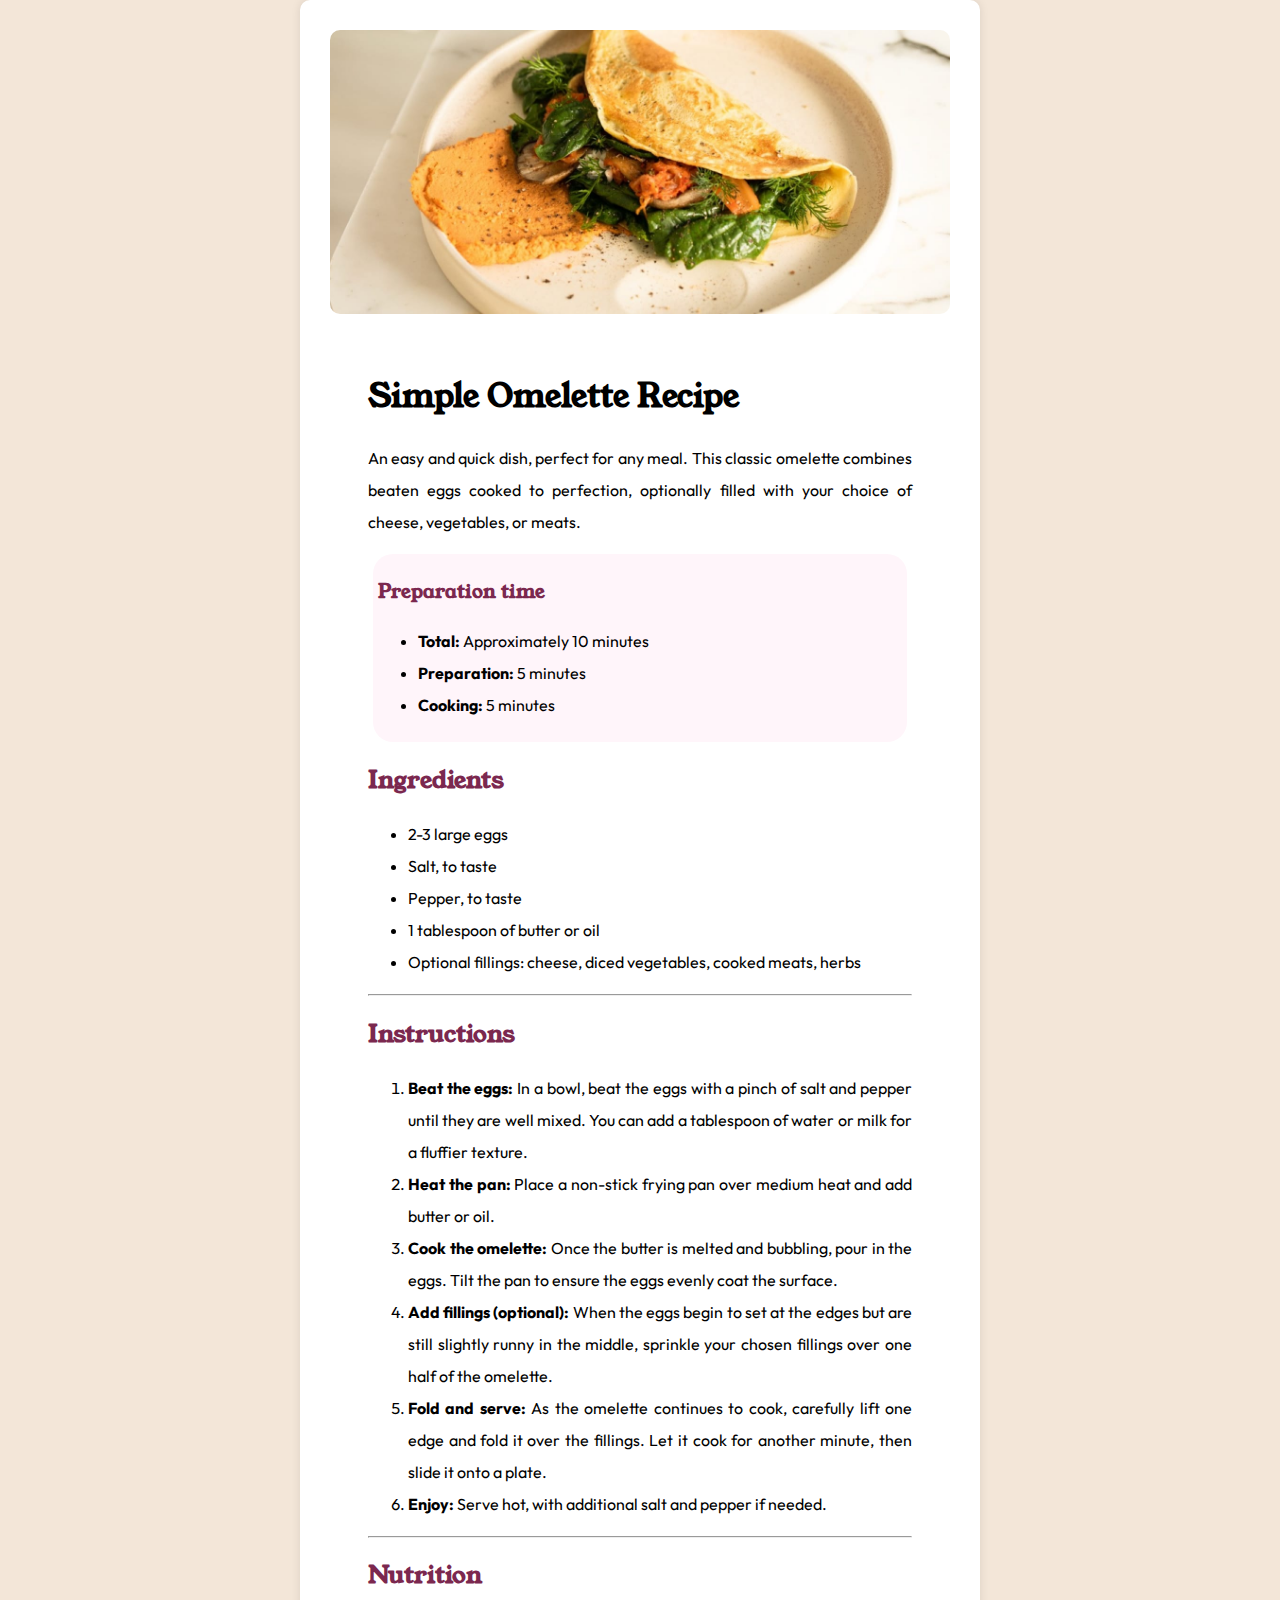
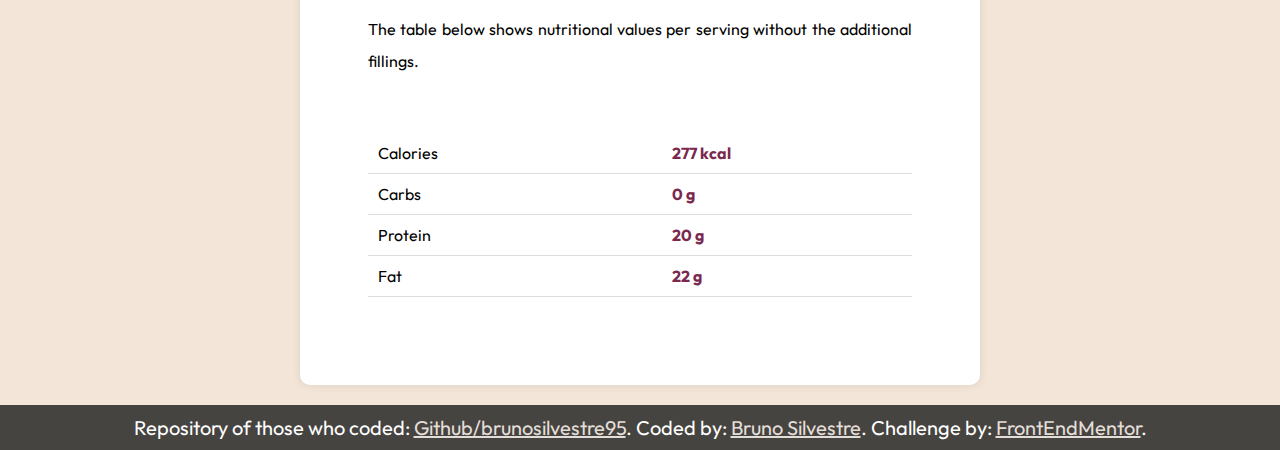
<file: index.html>
<!DOCTYPE html>
<html lang="pt-br">
<head>
  <meta charset="UTF-8">
  <meta name="viewport" content="width=device-width, initial-scale=1.0"> <!-- displays site properly based on user's device -->

  <link rel="icon" type="image/png" sizes="32x32" href="./assets/images/favicon-32x32.png">
  <link rel="shortcut icon" href="assets/images/favicon-32x32.png" type="image/x-icon">
  <link rel="stylesheet" href="estilos/style.css">
  <title>Project Recipe Page</title>

</head>
<body>
  <main> <!--CORPO-->
<div class="content">
  
            <div class="img-content">
              <img src="assets/images/image-omelette.jpeg" alt="Omelette" class="responsive-image">
            </div>
  
            <div class="text-content">
              <h1>Simple Omelette Recipe</h1>
              <p>
                An easy and quick dish, perfect for any meal. This classic omelette combines beaten eggs cooked
                to perfection, optionally filled with your choice of cheese, vegetables, or meats.
              </p>
                <div class="prepar">
                  <h3>Preparation time</h3>
                  <ul>
                    <li> <strong>Total:</strong> Approximately 10 minutes
                    <li> <strong>Preparation:</strong> 5 minutes
                    <li> <strong>Cooking:</strong> 5 minutes
                  </ul>
                </div>
                <h2>Ingredients</h2>
                <ul>
                  <li> 2-3 large eggs
                  <li> Salt, to taste
                  <li> Pepper, to taste
                  <li> 1 tablespoon of butter or oil
                  <li> Optional fillings: cheese, diced vegetables, cooked meats, herbs
                </ul>
                <hr>
                <h2>Instructions</h2>
                <ol>
                  <li> <strong>Beat the eggs:</strong> In a bowl, beat the eggs with a pinch of salt and pepper until they are well mixed.
                  You can add a tablespoon of water or milk for a fluffier texture.
                  <li> <strong>Heat the pan:</strong> Place a non-stick frying pan over medium heat and add butter or oil.
                  <li> <strong>Cook the omelette:</strong> Once the butter is melted and bubbling, pour in the eggs. Tilt the pan to ensure
                  the eggs evenly coat the surface.
                  <li> <strong>Add fillings (optional):</strong> When the eggs begin to set at the edges but are still slightly runny in the
                  middle, sprinkle your chosen fillings over one half of the omelette.
                  <li> <strong>Fold and serve:</strong> As the omelette continues to cook, carefully lift one edge and fold it over the
                  fillings. Let it cook for another minute, then slide it onto a plate.
                  <li> <strong>Enjoy:</strong> Serve hot, with additional salt and pepper if needed.
                </ol>
                <hr>
                <h2>Nutrition</h2>
                <p>The table below shows nutritional values per serving without the additional fillings.</p><br>
              <!--lista em linha sem sinal-->
              <table>
                <tr>
                    <td>Calories</td>
                    <td class="spacer"></td> <!-- Espaçamento entre colunas -->
                    <td><strong class="nutrient">277 kcal</strong></td>
                </tr>
                <tr>
                    <td>Carbs</td>
                    <td class="spacer"></td> <!-- Espaçamento entre colunas -->
                    <td><strong class="nutrient">0 g</strong></td>
                </tr>
                <tr>
                    <td>Protein</td>
                    <td class="spacer"></td> <!-- Espaçamento entre colunas -->
                    <td><strong class="nutrient">20 g</strong></td>
                </tr>
                <tr>
                    <td>Fat</td>
                    <td class="spacer"></td> <!-- Espaçamento entre colunas -->
                    <td><strong class="nutrient">22 g</strong></td>
                </tr>
            </table>
            </div>
  </div>
</main>
<footer>
  <div class="attribution">
    Repository of those who coded: <a href="https://github.com/brunosilvestre95" target="_blank">Github/brunosilvestre95</a>. 
    Coded by: <a href="https://www.instagram.com/silvestrebruno_/" target="_blank">Bruno Silvestre</a>.
    Challenge by: <a href="https://www.frontendmentor.io/challenges/recipe-page-KiTsR8QQKm" target="_blank">FrontEndMentor</a>. 
  </div>
</footer>
</body>
</html>
</file>
<file: estilos/style.css>
@charset "UTF-8";

/* Fonts */
@import url('https://fonts.googleapis.com/css2?family=Young+Serif&display=swap');
@import url('https://fonts.googleapis.com/css2?family=Outfit:wght@100..900&family=Young+Serif&display=swap');

:root {
    --youngserif: 'Young Serif', serif;
    --outfit: 'Outfit', sans-serif;
    --white: hsl(0, 0%, 100%);
    --stone100: hsl(30, 54%, 90%);
    --stone150: hsl(30, 18%, 87%);
    --stone600: hsl(30, 10%, 34%);
    --stone900: hsl(24, 5%, 18%);
    --brown800: hsl(14, 45%, 36%);
    --rose800: hsl(332, 51%, 32%);
    --rose50: hsl(330, 100%, 98%);
}

body {
    background-color: var(--stone100);
    margin: 0;
    padding: 0;
    font-family: var(--outfit);
}

main {
    background-color: var(--white);
    padding: 30px;
    margin: 0 auto; /* Centraliza o container */
    max-width: 620px; /* Limite máximo de largura para desktops */
    border-radius: 10px;
    box-shadow: 0 0 10px rgba(0, 0, 0, 0.1);
    display: flex;
    flex-direction: column;
    align-items: center;
}

h1, h2, h3 {
    font-family: var(--youngserif);
    line-height: 1.5em;
}

p, ul, ol {
    font-family: var(--outfit);
    font-size: 16px;
    text-align: justify;
    line-height: 2;
}

h2, h3 {
    color: var(--rose800);
}

.container {
    display: flex;
    flex-wrap: wrap;
    justify-content: space-between;
    width: 100%;
}

.img-content {
    flex: 1 1 100%;
    display: flex;
    justify-content: center;
    align-items: center;
    width: 100%; /* Garante que o contêiner ocupe toda a largura disponível */
    overflow: hidden; /* Garante que a imagem não ultrapasse o contêiner */
}

.img-content img {
    width: 100%;
    height: auto;
    max-width: 100%; /* Limita a largura máxima da imagem */
    display: block; /* Remove espaços em branco abaixo da imagem */
    border-radius: 10px;
}

.text-content {
    flex: 1 1 100%;
    margin: 18px;
    padding: 20px;
    background-color: var(--white);
    box-sizing: border-box;
}

.prepar {
    flex: 1 1 200px;
    box-sizing: border-box;
    background-color: var(--rose50);
    width: auto;
    padding: 5px;
    margin: 5px;
    border-radius: 20px;
}

table {
    width: 100%;
    border-collapse: collapse;
    margin: 20px 0;
}

th, td {
    padding: 10px;
    text-align: left;
}

tr {
    border-bottom: 1px solid #ddd;
}

.spacer {
    width: 20px;
}

.nutrient {
    color: hsl(332, 51%, 32%);
}

/* rodapé */

    footer {
    background-color: #212121d2;
    margin: 20px 0px 0px 0px;
    padding: 10px;
    }

    .attribution{
    font-style: var(--youngserif);
    font-size: 20px; text-align: center;
    color: var(--white); 
    }
    .attribution a { 
        color: var(--stone150); 
    }
/* fim do rodapé */

/* MOBILE */
@media (max-width: 375px) {
    main {
        margin: 0;
        padding: 0px;
        box-shadow: none;
    }

    .container {
        flex-direction: column;
        align-items: center;
    }

    .img-content {
        width: 100%; /* Ocupa toda a largura da tela em mobile */

    }

    .img-content img {
        width: 100%; /* A imagem ocupa toda a largura do contêiner */

    }

    .text-content {
        flex: 1 1 100%;
        margin: 0;
        padding: 10px;
        text-align: justify;
        line-height: 1.5;
    }
}
</file>
